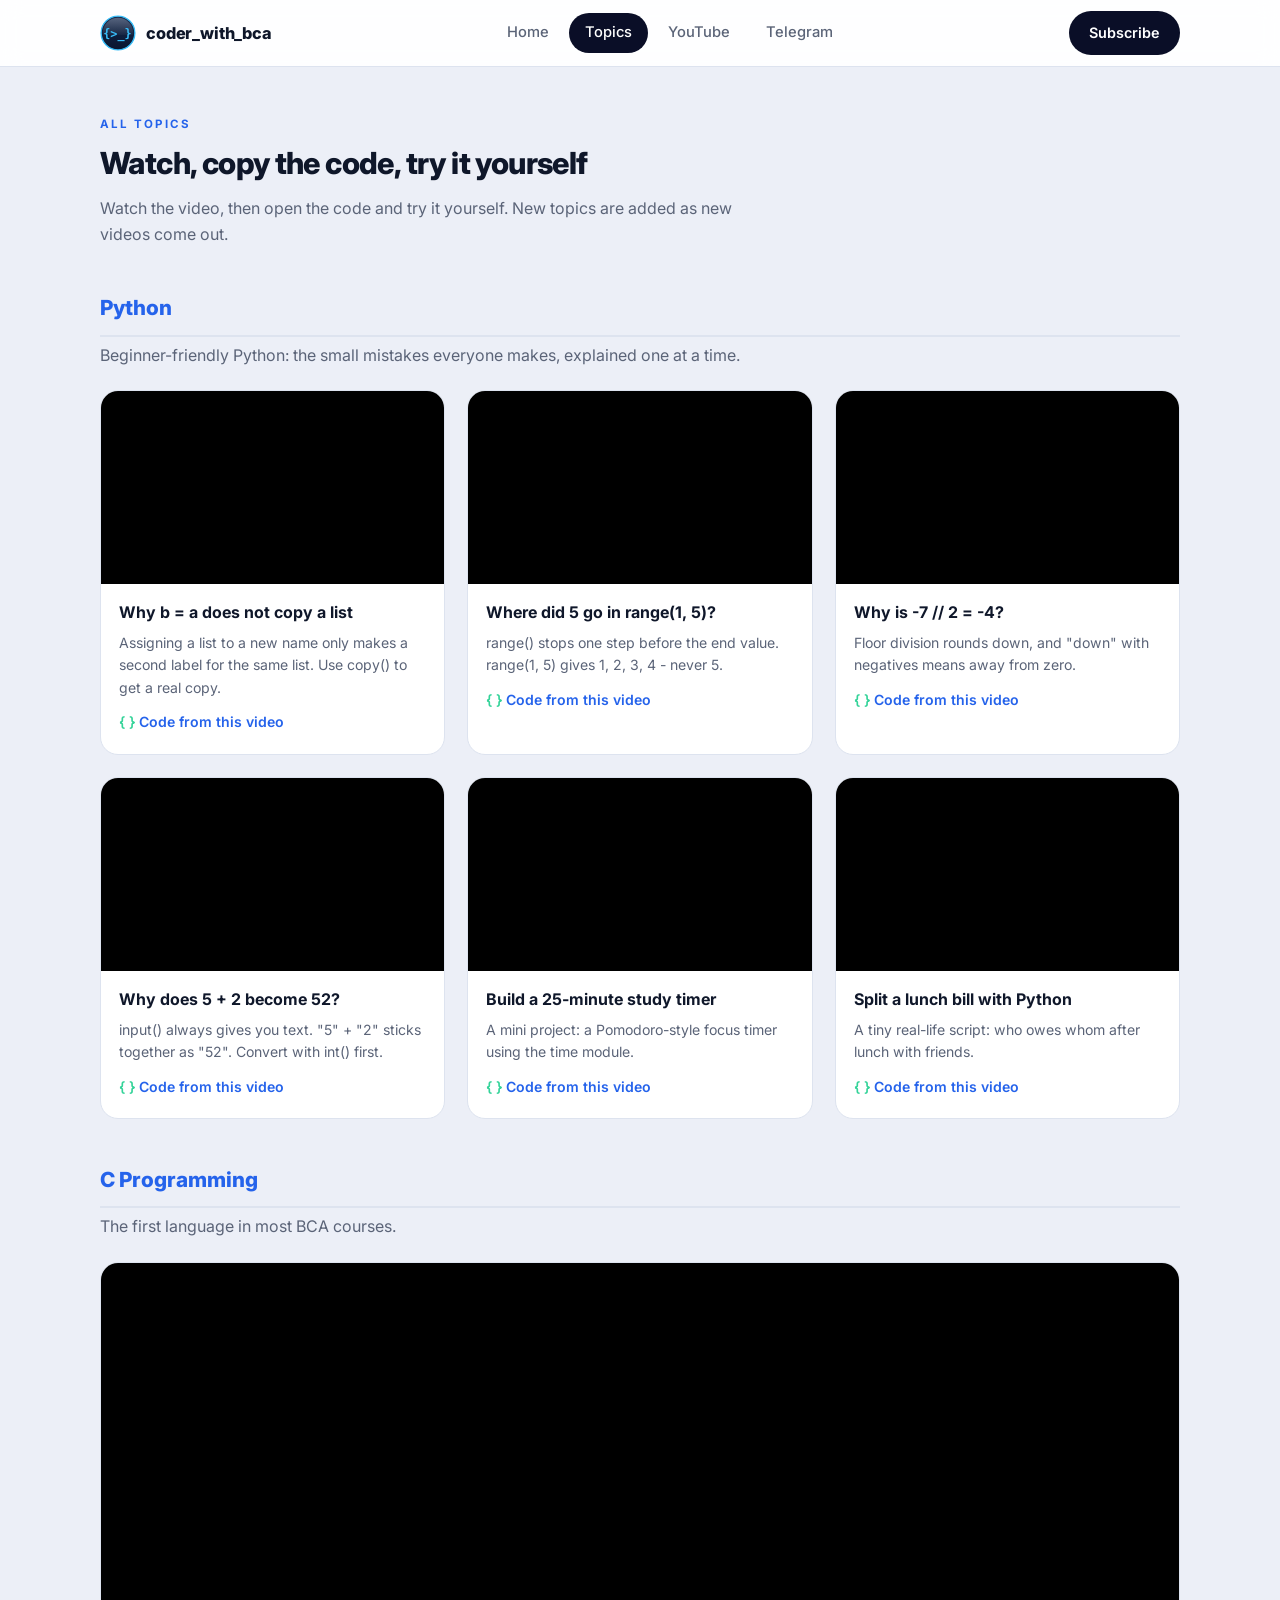
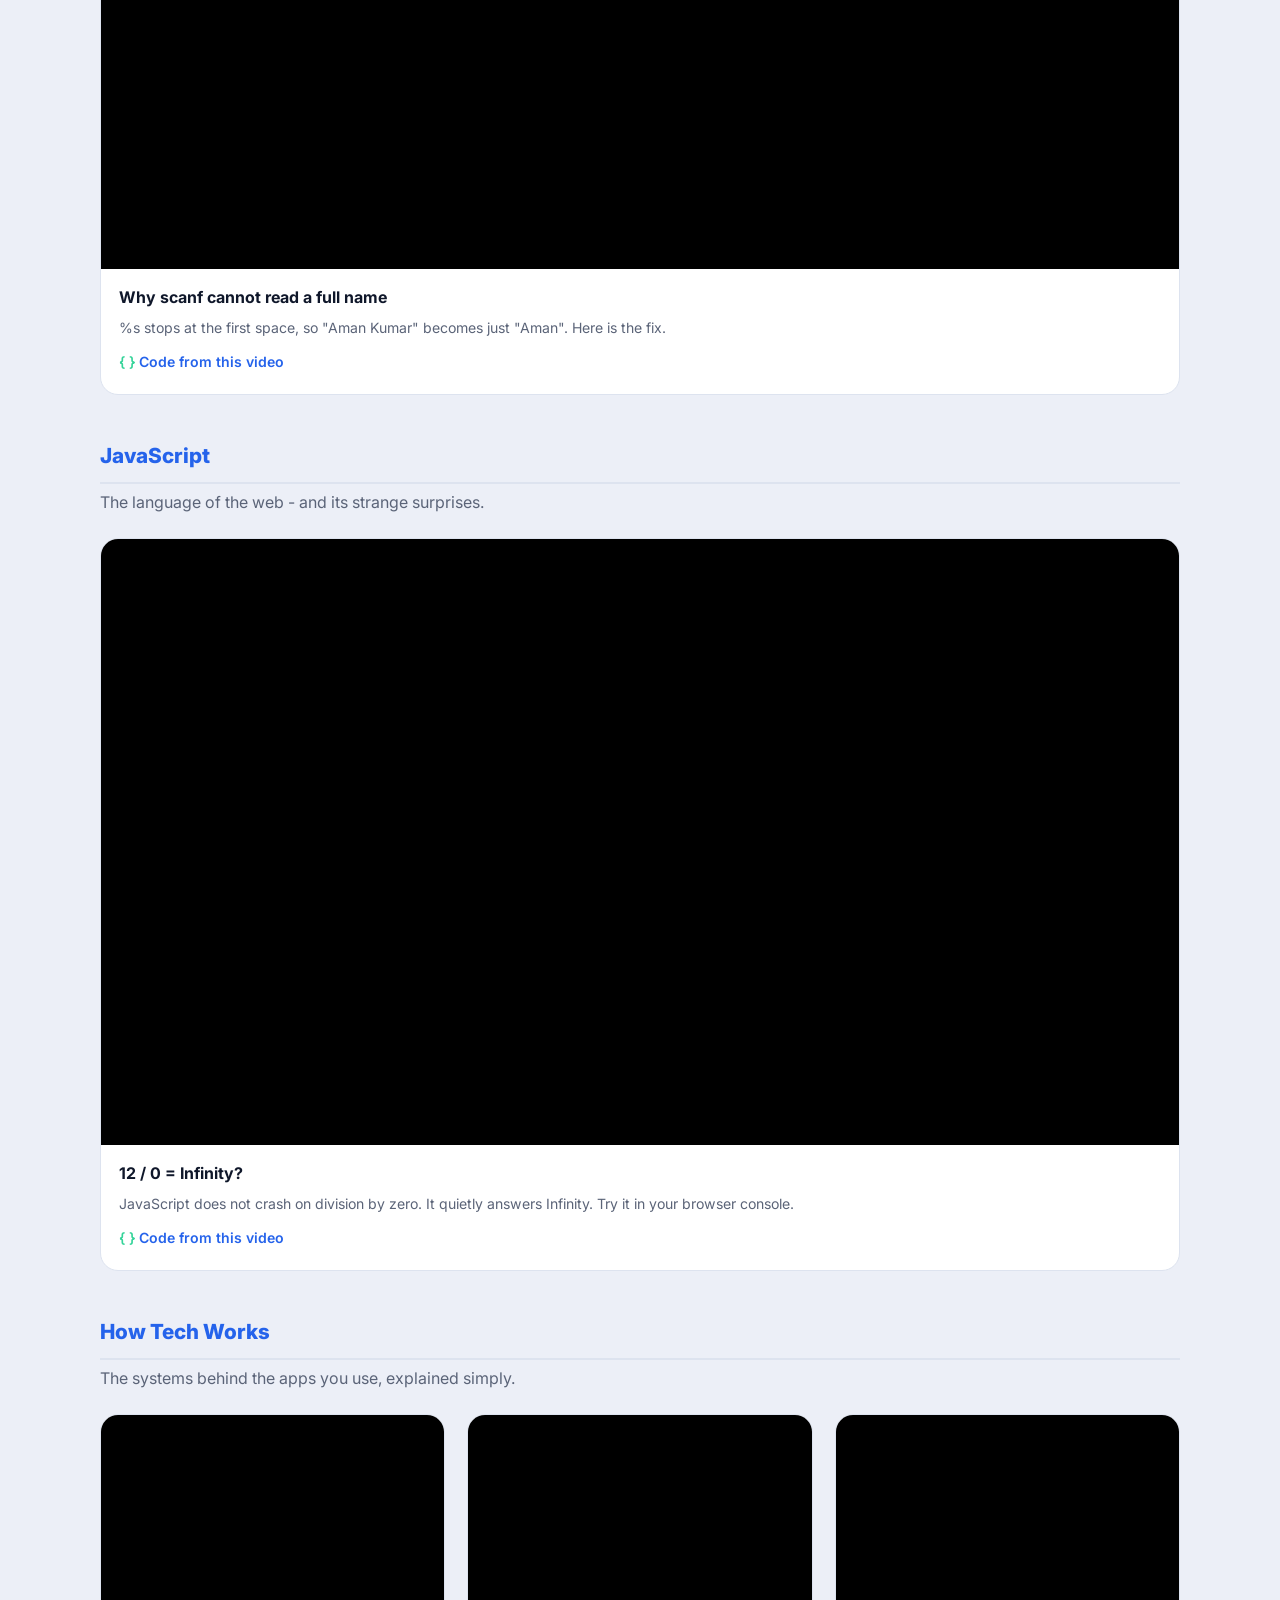
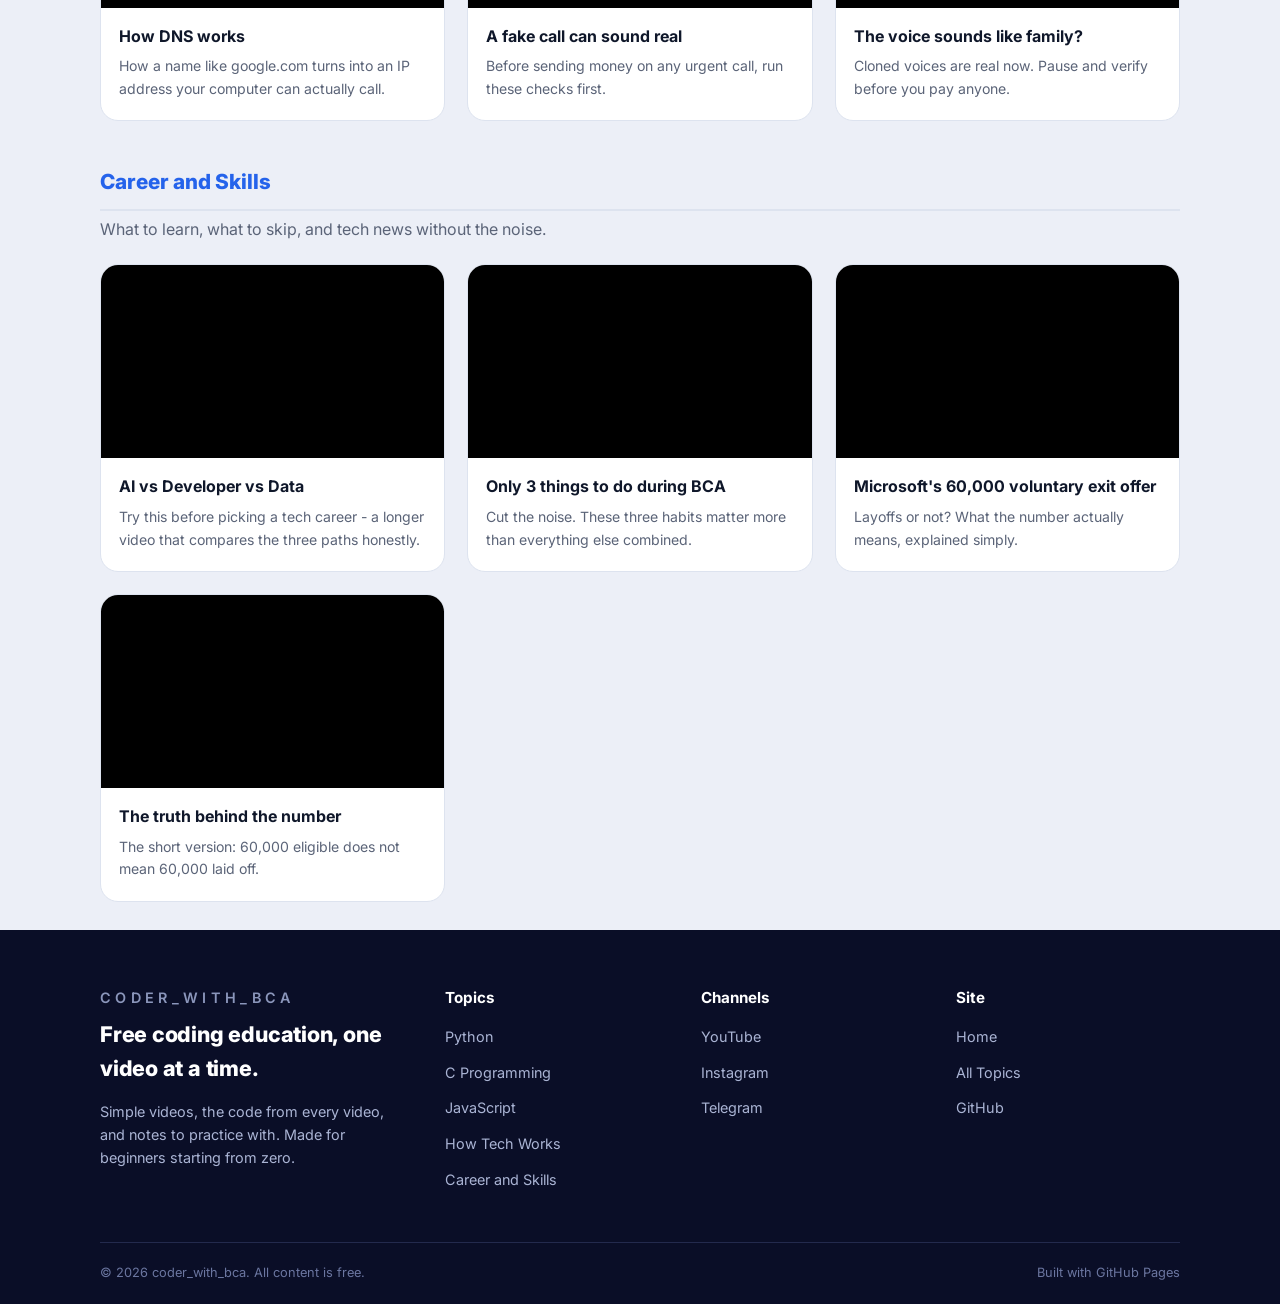
<file: topics.html>
<!DOCTYPE html>
<html lang="en">
<head>
<meta charset="UTF-8">
<meta name="viewport" content="width=device-width, initial-scale=1.0">
<title>Topics — coder_with_bca</title>
<meta name="description" content="Free coding topics from coder_with_bca: Python, C, JavaScript, how tech works and career skills. Each video comes with its code and notes.">
<link rel="canonical" href="https://coder-with-bca.github.io/topics.html">
<meta name="robots" content="index, follow">
<meta property="og:type" content="website">
<meta property="og:site_name" content="coder_with_bca">
<meta property="og:title" content="Topics — coder_with_bca">
<meta property="og:description" content="Free coding topics from coder_with_bca: Python, C, JavaScript, how tech works and career skills. Each video comes with its code and notes.">
<meta property="og:url" content="https://coder-with-bca.github.io/topics.html">
<meta property="og:image" content="https://github.com/coder-with-bca.png?size=630">
<meta name="twitter:card" content="summary">
<meta name="twitter:title" content="Topics — coder_with_bca">
<meta name="twitter:description" content="Free coding topics from coder_with_bca: Python, C, JavaScript, how tech works and career skills. Each video comes with its code and notes.">
<meta name="twitter:image" content="https://github.com/coder-with-bca.png?size=630">
<link rel="icon" type="image/svg+xml" href="favicon.svg">
<link rel="icon" type="image/png" sizes="32x32" href="favicon-32.png">
<link rel="apple-touch-icon" href="apple-touch-icon.png">
<link rel="preconnect" href="https://fonts.googleapis.com">
<link rel="preconnect" href="https://fonts.gstatic.com" crossorigin>
<link rel="preconnect" href="https://www.youtube-nocookie.com">
<link rel="stylesheet" href="https://fonts.googleapis.com/css2?family=Inter:wght@400;500;600;700;800&display=swap">
<link rel="stylesheet" href="style.css">
</head>
<body>
<a class="skip-link" href="#main">Skip to content</a>
<header class="site-header">
  <nav class="wrap nav" aria-label="Main navigation">
    <a class="brand" href="index.html">
      <img src="favicon.svg" width="36" height="36" alt="" aria-hidden="true">
      <span>coder_with_bca</span>
    </a>
    <ul class="nav-links">
      <li><a href="index.html">Home</a></li>
      <li><a href="topics.html" aria-current="page">Topics</a></li>
      <li class="nav-extra"><a href="https://www.youtube.com/@coder_with_bca">YouTube</a></li>
      <li class="nav-extra"><a href="https://t.me/coder_with_bca">Telegram</a></li>
    </ul>
    <a class="nav-cta" href="https://www.youtube.com/@coder_with_bca">Subscribe</a>
  </nav>
</header>

<main id="main">
<section class="page-head" aria-labelledby="topics-title">
  <div class="wrap">
    <p class="section-label">All topics</p>
    <h1 class="section-title" id="topics-title">Watch, copy the code, try it yourself</h1>
    <p class="section-sub">Watch the video, then open the code and try it yourself. New topics are added as new videos come out.</p>

    <div class="topic-block" id="python">
      <h2><em>Python</em></h2>
      <p>Beginner-friendly Python: the small mistakes everyone makes, explained one at a time.</p>
      <div class="video-grid">

        <div class="video-card" id="v-list-copy">
          <div class="video-frame"><iframe src="https://www.youtube-nocookie.com/embed/GtCr4eMXowQ" title="Python list copy() explained" loading="lazy" allowfullscreen></iframe></div>
          <div class="video-body">
            <h3>Why b = a does not copy a list</h3>
            <p>Assigning a list to a new name only makes a second label for the same list. Use copy() to get a real copy.</p>
            <details>
              <summary>Code from this video</summary>
              <pre><span class="comment"># b = a does NOT copy the list</span>
a = [1, 2, 3]
b = a          <span class="comment"># b is just another name for the same list</span>
b.append(4)
print(a)       <span class="comment"># [1, 2, 3, 4]  - a changed too!</span>

<span class="comment"># the right way</span>
b = a.copy()   <span class="comment"># a real, separate copy</span>
b.append(5)
print(a)       <span class="comment"># [1, 2, 3, 4]  - a is safe now</span></pre>
            </details>
          </div>
        </div>

        <div class="video-card" id="v-range">
          <div class="video-frame"><iframe src="https://www.youtube-nocookie.com/embed/7pc-1mPpZMU" title="Python range() explained" loading="lazy" allowfullscreen></iframe></div>
          <div class="video-body">
            <h3>Where did 5 go in range(1, 5)?</h3>
            <p>range() stops one step before the end value. range(1, 5) gives 1, 2, 3, 4 - never 5.</p>
            <details>
              <summary>Code from this video</summary>
              <pre>print(list(range(1, 5)))   <span class="comment"># [1, 2, 3, 4]</span>
print(list(range(5)))      <span class="comment"># [0, 1, 2, 3, 4]</span>

<span class="comment"># want 1 to 5? go one past it</span>
for i in range(1, 6):
    print(i)               <span class="comment"># 1 2 3 4 5</span></pre>
            </details>
          </div>
        </div>

        <div class="video-card" id="v-floor-division">
          <div class="video-frame"><iframe src="https://www.youtube-nocookie.com/embed/4aH6etVYH8Y" title="Python floor division explained" loading="lazy" allowfullscreen></iframe></div>
          <div class="video-body">
            <h3>Why is -7 // 2 = -4?</h3>
            <p>Floor division rounds down, and "down" with negatives means away from zero.</p>
            <details>
              <summary>Code from this video</summary>
              <pre>print(7 / 2)    <span class="comment"># 3.5   (normal division)</span>
print(7 // 2)   <span class="comment"># 3     (floor division rounds down)</span>

print(-7 // 2)  <span class="comment"># -4, not -3</span>
<span class="comment"># -3.5 rounded DOWN is -4</span></pre>
            </details>
          </div>
        </div>

        <div class="video-card" id="v-input-int">
          <div class="video-frame"><iframe src="https://www.youtube-nocookie.com/embed/2miMjxaeYG4" title="Python input() vs int()" loading="lazy" allowfullscreen></iframe></div>
          <div class="video-body">
            <h3>Why does 5 + 2 become 52?</h3>
            <p>input() always gives you text. "5" + "2" sticks together as "52". Convert with int() first.</p>
            <details>
              <summary>Code from this video</summary>
              <pre>a = input("First number: ")   <span class="comment"># "5" - text, not a number</span>
b = input("Second number: ")  <span class="comment"># "2"</span>
print(a + b)                  <span class="comment"># 52  (text joined)</span>

a = int(input("First number: "))
b = int(input("Second number: "))
print(a + b)                  <span class="comment"># 7   (real addition)</span></pre>
            </details>
          </div>
        </div>

        <div class="video-card" id="v-study-timer">
          <div class="video-frame"><iframe src="https://www.youtube-nocookie.com/embed/-CYIBrzFLzc" title="Build a 25-minute study timer in Python" loading="lazy" allowfullscreen></iframe></div>
          <div class="video-body">
            <h3>Build a 25-minute study timer</h3>
            <p>A mini project: a Pomodoro-style focus timer using the time module.</p>
            <details>
              <summary>Code from this video</summary>
              <pre>import time

minutes = 25
print("Study time! Focus for", minutes, "minutes.")
time.sleep(minutes * 60)
print("Time's up - take a 5 minute break!")</pre>
            </details>
          </div>
        </div>

        <div class="video-card" id="v-lunch-bill">
          <div class="video-frame"><iframe src="https://www.youtube-nocookie.com/embed/Vi-BCDjjczg" title="Split a lunch bill with Python" loading="lazy" allowfullscreen></iframe></div>
          <div class="video-body">
            <h3>Split a lunch bill with Python</h3>
            <p>A tiny real-life script: who owes whom after lunch with friends.</p>
            <details>
              <summary>Code from this video</summary>
              <pre>bill = 450
friends = 3
share = bill / friends
print("Each person pays:", share)        <span class="comment"># 150.0</span>

<span class="comment"># round to whole rupees</span>
print("Rounded:", round(share))</pre>
            </details>
          </div>
        </div>

      </div>
    </div>

    <div class="topic-block" id="c">
      <h2><em>C Programming</em></h2>
      <p>The first language in most BCA courses.</p>
      <div class="video-grid">

        <div class="video-card" id="v-scanf-name">
          <div class="video-frame"><iframe src="https://www.youtube-nocookie.com/embed/1Sl83wX2pcc" title="C scanf %s explained" loading="lazy" allowfullscreen></iframe></div>
          <div class="video-body">
            <h3>Why scanf cannot read a full name</h3>
            <p>%s stops at the first space, so "Aman Kumar" becomes just "Aman". Here is the fix.</p>
            <details>
              <summary>Code from this video</summary>
              <pre>#include &lt;stdio.h&gt;

int main() {
    char name[50];

    <span class="comment">// stops at the first space</span>
    scanf("%s", name);

    <span class="comment">// reads the whole line, spaces included</span>
    scanf(" %49[^\n]", name);

    printf("%s", name);
    return 0;
}</pre>
            </details>
          </div>
        </div>

      </div>
    </div>

    <div class="topic-block" id="javascript">
      <h2><em>JavaScript</em></h2>
      <p>The language of the web - and its strange surprises.</p>
      <div class="video-grid">

        <div class="video-card" id="v-divide-zero">
          <div class="video-frame"><iframe src="https://www.youtube-nocookie.com/embed/0t7p6usIn7c" title="JavaScript 12 divided by 0" loading="lazy" allowfullscreen></iframe></div>
          <div class="video-body">
            <h3>12 / 0 = Infinity?</h3>
            <p>JavaScript does not crash on division by zero. It quietly answers Infinity. Try it in your browser console.</p>
            <details>
              <summary>Code from this video</summary>
              <pre>console.log(12 / 0);   <span class="comment">// Infinity</span>
console.log(-12 / 0);  <span class="comment">// -Infinity</span>
console.log(0 / 0);    <span class="comment">// NaN (not a number)</span></pre>
            </details>
          </div>
        </div>

      </div>
    </div>

    <div class="topic-block" id="howtech">
      <h2><em>How Tech Works</em></h2>
      <p>The systems behind the apps you use, explained simply.</p>
      <div class="video-grid">

        <div class="video-card" id="v-dns">
          <div class="video-frame"><iframe src="https://www.youtube-nocookie.com/embed/p1jJIlfB8vg" title="How DNS works" loading="lazy" allowfullscreen></iframe></div>
          <div class="video-body">
            <h3>How DNS works</h3>
            <p>How a name like google.com turns into an IP address your computer can actually call.</p>
          </div>
        </div>

        <div class="video-card" id="v-fake-call">
          <div class="video-frame"><iframe src="https://www.youtube-nocookie.com/embed/Z_q02nFkibk" title="Fake call scam awareness" loading="lazy" allowfullscreen></iframe></div>
          <div class="video-body">
            <h3>A fake call can sound real</h3>
            <p>Before sending money on any urgent call, run these checks first.</p>
          </div>
        </div>

        <div class="video-card" id="v-voice-clone">
          <div class="video-frame"><iframe src="https://www.youtube-nocookie.com/embed/IAZyT_fVUv4" title="Voice cloning scam awareness" loading="lazy" allowfullscreen></iframe></div>
          <div class="video-body">
            <h3>The voice sounds like family?</h3>
            <p>Cloned voices are real now. Pause and verify before you pay anyone.</p>
          </div>
        </div>

      </div>
    </div>

    <div class="topic-block" id="career">
      <h2><em>Career and Skills</em></h2>
      <p>What to learn, what to skip, and tech news without the noise.</p>
      <div class="video-grid">

        <div class="video-card" id="v-career-paths">
          <div class="video-frame"><iframe src="https://www.youtube-nocookie.com/embed/sfrwdNUpFQI" title="AI vs Developer vs Data career" loading="lazy" allowfullscreen></iframe></div>
          <div class="video-body">
            <h3>AI vs Developer vs Data</h3>
            <p>Try this before picking a tech career - a longer video that compares the three paths honestly.</p>
          </div>
        </div>

        <div class="video-card" id="v-bca-three-things">
          <div class="video-frame"><iframe src="https://www.youtube-nocookie.com/embed/NJ4ZGADvSpo" title="Three things to do during BCA" loading="lazy" allowfullscreen></iframe></div>
          <div class="video-body">
            <h3>Only 3 things to do during BCA</h3>
            <p>Cut the noise. These three habits matter more than everything else combined.</p>
          </div>
        </div>

        <div class="video-card" id="v-microsoft-exit">
          <div class="video-frame"><iframe src="https://www.youtube-nocookie.com/embed/oe8d6BBVMAI" title="Microsoft voluntary exit explained" loading="lazy" allowfullscreen></iframe></div>
          <div class="video-body">
            <h3>Microsoft's 60,000 voluntary exit offer</h3>
            <p>Layoffs or not? What the number actually means, explained simply.</p>
          </div>
        </div>

        <div class="video-card" id="v-microsoft-number">
          <div class="video-frame"><iframe src="https://www.youtube-nocookie.com/embed/5vMwwuW-GVY" title="Microsoft numbers explained short" loading="lazy" allowfullscreen></iframe></div>
          <div class="video-body">
            <h3>The truth behind the number</h3>
            <p>The short version: 60,000 eligible does not mean 60,000 laid off.</p>
          </div>
        </div>

      </div>
    </div>

  </div>
</section>
</main>

<footer class="site-footer">
  <div class="wrap">
    <div class="footer-grid">
      <div>
        <p class="brand-caps">CODER_WITH_BCA</p>
        <h2>Free coding education, one video at a time.</h2>
        <p>Simple videos, the code from every video, and notes to practice with. Made for beginners starting from zero.</p>
      </div>
      <div>
        <h3>Topics</h3>
        <ul>
          <li><a href="topics.html#python">Python</a></li>
          <li><a href="topics.html#c">C Programming</a></li>
          <li><a href="topics.html#javascript">JavaScript</a></li>
          <li><a href="topics.html#howtech">How Tech Works</a></li>
          <li><a href="topics.html#career">Career and Skills</a></li>
        </ul>
      </div>
      <div>
        <h3>Channels</h3>
        <ul>
          <li class="nav-extra"><a href="https://www.youtube.com/@coder_with_bca">YouTube</a></li>
          <li><a href="https://www.instagram.com/coder_with_bca">Instagram</a></li>
          <li class="nav-extra"><a href="https://t.me/coder_with_bca">Telegram</a></li>
        </ul>
      </div>
      <div>
        <h3>Site</h3>
        <ul>
          <li><a href="index.html">Home</a></li>
          <li><a href="topics.html">All Topics</a></li>
          <li><a href="https://github.com/coder-with-bca">GitHub</a></li>
        </ul>
      </div>
    </div>
    <div class="footer-bar">
      <span>&copy; 2026 coder_with_bca. All content is free.</span>
      <span>Built with GitHub Pages</span>
    </div>
  </div>
</footer>

<nav class="bottom-bar" aria-label="Quick actions">
  <a href="index.html"><svg viewBox="0 0 24 24" fill="none" stroke="currentColor" stroke-linecap="round" stroke-linejoin="round" aria-hidden="true"><path d="M3 11l9-8 9 8"/><path d="M5 9.5V21h14V9.5"/></svg><span>Home</span></a>
  <a href="topics.html" aria-current="page"><svg viewBox="0 0 24 24" fill="none" stroke="currentColor" stroke-linecap="round" stroke-linejoin="round" aria-hidden="true"><line x1="4" y1="7" x2="20" y2="7"/><line x1="4" y1="12" x2="20" y2="12"/><line x1="4" y1="17" x2="14" y2="17"/></svg><span>Topics</span></a>
  <button type="button" id="search-open"><svg viewBox="0 0 24 24" fill="none" stroke="currentColor" stroke-linecap="round" stroke-linejoin="round" aria-hidden="true"><circle cx="11" cy="11" r="7"/><line x1="16.5" y1="16.5" x2="21" y2="21"/></svg><span>Search</span></button>
  <button type="button" id="share-btn"><svg viewBox="0 0 24 24" fill="none" stroke="currentColor" stroke-linecap="round" stroke-linejoin="round" aria-hidden="true"><circle cx="6" cy="12" r="2.6"/><circle cx="17" cy="6" r="2.6"/><circle cx="17" cy="18" r="2.6"/><line x1="8.3" y1="10.8" x2="14.7" y2="7.4"/><line x1="8.3" y1="13.2" x2="14.7" y2="16.6"/></svg><span>Share</span></button>
</nav>

<div class="search-overlay" id="search-overlay" hidden>
  <div class="search-panel" role="dialog" aria-modal="true" aria-label="Search videos">
    <div class="search-box">
      <svg viewBox="0 0 24 24" fill="none" stroke="currentColor" stroke-linecap="round" stroke-linejoin="round" aria-hidden="true"><circle cx="11" cy="11" r="7"/><line x1="16.5" y1="16.5" x2="21" y2="21"/></svg>
      <input id="search-input" type="search" placeholder="Search videos, e.g. python list" aria-label="Search videos" autocomplete="off">
      <button type="button" id="search-close">Close</button>
    </div>
    <ul id="search-results"></ul>
  </div>
</div>
<div class="toast" id="toast" role="status" aria-live="polite"></div>
<script src="app.js" defer></script>
</body>
</html>
</file>
<file: style.css>
/* coder_with_bca — v2
   Layout language: light page, white pill nav, dark navy rounded feature panels.
   All code original. */

:root {
  --page: #eceff7;
  --ink: #0f172a;
  --muted: #5b6478;
  --navy: #0a0e27;
  --navy-2: #111737;
  --navy-border: #232a4d;
  --blue: #2563eb;
  --blue-dark: #1d4ed8;
  --sky: #38bdf8;
  --mint: #34d399;
  --amber: #fbbf24;
  --white: #ffffff;
  --line: #dde3ef;
  --radius-lg: 28px;
  --radius-md: 18px;
  --wrap: 1120px;
}

* { margin: 0; padding: 0; box-sizing: border-box; }

html { scroll-behavior: smooth; }

body {
  background: var(--page);
  color: var(--ink);
  font-family: "Inter", "Segoe UI", system-ui, -apple-system, Roboto, sans-serif;
  line-height: 1.6;
  -webkit-font-smoothing: antialiased;
}

a { color: var(--blue); text-decoration: none; }
a:hover { text-decoration: underline; }

:focus-visible {
  outline: 2px solid var(--blue);
  outline-offset: 3px;
  border-radius: 6px;
}

.wrap { max-width: var(--wrap); margin: 0 auto; padding: 0 20px; }

.skip-link {
  position: absolute; left: 12px; top: -48px;
  background: var(--navy); color: #fff;
  padding: 8px 14px; border-radius: 8px; font-weight: 600;
  transition: top 0.15s ease; z-index: 100;
}
.skip-link:focus { top: 12px; text-decoration: none; }

/* ---------- Nav (white bar, pill links) ---------- */
.site-header {
  position: sticky; top: 0; z-index: 20;
  background: rgba(255, 255, 255, 0.94);
  backdrop-filter: blur(10px);
  -webkit-backdrop-filter: blur(10px);
  border-bottom: 1px solid var(--line);
}
.nav {
  display: flex; align-items: center; gap: 18px;
  min-height: 66px;
}
.brand {
  display: flex; align-items: center; gap: 10px;
  color: var(--ink); font-weight: 800; font-size: 1.02rem;
  letter-spacing: -0.01em; white-space: nowrap; flex-shrink: 0;
}
.brand:hover { text-decoration: none; }
.brand img { width: 36px; height: 36px; border-radius: 50%; display: block; }

.nav-links {
  display: flex; gap: 4px; margin: 0 auto;
  list-style: none;
  overflow-x: auto; white-space: nowrap;
  scrollbar-width: none;
  -webkit-overflow-scrolling: touch;
}
.nav-links::-webkit-scrollbar { display: none; }
.nav-links a {
  display: block; padding: 8px 16px; border-radius: 999px;
  color: var(--muted); font-size: 0.92rem; font-weight: 500;
}
.nav-links a:hover { color: var(--ink); text-decoration: none; background: #f1f4fa; }
.nav-links a[aria-current="page"] { background: var(--navy); color: #fff; }

.nav-cta {
  flex-shrink: 0;
  background: var(--navy); color: #fff;
  padding: 10px 20px; border-radius: 999px;
  font-weight: 600; font-size: 0.9rem;
}
.nav-cta:hover { background: var(--blue); text-decoration: none; }

/* ---------- Hero (dark rounded panel) ---------- */
.hero-panel {
  margin: 28px auto 0;
  background: linear-gradient(135deg, var(--navy) 0%, var(--navy-2) 100%);
  border-radius: var(--radius-lg);
  color: #e8ecf7;
  padding: 56px 48px;
  display: grid;
  grid-template-columns: 1.15fr 1fr;
  gap: 40px;
  align-items: center;
}

.pill-badge {
  display: inline-block;
  border: 1px solid var(--navy-border);
  background: rgba(255, 255, 255, 0.05);
  color: #c7d0ea;
  border-radius: 999px;
  padding: 7px 16px;
  font-size: 0.72rem; font-weight: 700;
  letter-spacing: 0.16em; text-transform: uppercase;
}
.brand-caps {
  margin-top: 26px;
  color: #8b96bb;
  font-size: 0.8rem; font-weight: 600;
  letter-spacing: 0.3em; text-transform: uppercase;
}
.hero-title {
  margin-top: 10px;
  font-size: 2.9rem; font-weight: 800;
  line-height: 1.12; letter-spacing: -0.02em;
  color: #fff;
}
.hero-title .grad {
  background: linear-gradient(90deg, var(--sky), var(--mint) 55%, var(--amber));
  -webkit-background-clip: text;
  background-clip: text;
  color: transparent;
}
.hero-sub { margin-top: 18px; color: #aab4d4; font-size: 1.05rem; max-width: 480px; }

.chip-row { display: flex; flex-wrap: wrap; gap: 10px; margin-top: 22px; }
.chip {
  display: inline-flex; align-items: center; gap: 8px;
  border: 1px solid var(--navy-border);
  background: rgba(255, 255, 255, 0.04);
  color: #c7d0ea;
  border-radius: 999px; padding: 8px 16px;
  font-size: 0.85rem; font-weight: 500;
}
.chip::before { content: ""; width: 7px; height: 7px; border-radius: 50%; background: var(--mint); }

.cta-row { display: flex; flex-wrap: wrap; gap: 12px; margin-top: 26px; }
.btn {
  display: inline-flex; align-items: center; gap: 8px;
  padding: 13px 26px; border-radius: 12px;
  font-weight: 600; font-size: 0.98rem; border: 1px solid transparent;
  transition: transform 0.15s ease, background 0.15s ease, box-shadow 0.15s ease;
}
.btn:hover { text-decoration: none; transform: translateY(-1px); }
.btn-primary { background: var(--blue); color: #fff; }
.btn-primary:hover { background: var(--blue-dark); box-shadow: 0 8px 24px rgba(37, 99, 235, 0.4); }
.btn-ghost { border-color: var(--navy-border); color: #e8ecf7; background: rgba(255,255,255,0.04); }
.btn-ghost:hover { border-color: var(--sky); }

.stat-row { display: grid; grid-template-columns: repeat(3, 1fr); gap: 12px; margin-top: 30px; }
.stat-card {
  border: 1px solid var(--navy-border);
  background: rgba(255, 255, 255, 0.04);
  border-radius: var(--radius-md);
  padding: 14px 16px;
}
.stat-card b { display: block; font-size: 1.25rem; color: #fff; }
.stat-card span { font-size: 0.8rem; color: #8b96bb; }

/* Hero right: orbit panel */
.orbit-panel {
  border: 1px solid var(--navy-border);
  background: radial-gradient(400px 260px at 50% 45%, rgba(56, 189, 248, 0.12), transparent 70%);
  border-radius: var(--radius-md);
  padding: 34px 20px;
  text-align: center;
}
.orbit-panel img { width: 120px; height: 120px; border-radius: 50%; border: 3px solid var(--sky); }
.orbit-chips { display: flex; flex-wrap: wrap; gap: 8px; justify-content: center; margin-top: 22px; }
.orbit-chips span {
  border: 1px solid var(--navy-border);
  background: rgba(10, 14, 39, 0.7);
  color: var(--sky);
  border-radius: 8px; padding: 6px 12px;
  font-size: 0.75rem; font-weight: 700;
  letter-spacing: 0.08em; text-transform: uppercase;
  font-family: "Cascadia Code", Consolas, Menlo, monospace;
}

/* ---------- Sections on light bg ---------- */
.section { padding: 64px 0 8px; }
.section-label {
  color: var(--blue);
  font-size: 0.72rem; font-weight: 700;
  letter-spacing: 0.18em; text-transform: uppercase;
}
.section-title { font-size: 1.9rem; font-weight: 800; letter-spacing: -0.02em; margin-top: 6px; }
.section-sub { color: var(--muted); margin-top: 8px; max-width: 640px; }

/* Social / channel cards */
.channel-grid { display: grid; gap: 18px; grid-template-columns: repeat(auto-fit, minmax(240px, 1fr)); margin-top: 30px; }
.channel-card {
  display: block;
  background: var(--white);
  border: 1px solid var(--line);
  border-radius: var(--radius-md);
  padding: 24px;
  transition: transform 0.15s ease, box-shadow 0.15s ease;
}
.channel-card:hover { text-decoration: none; transform: translateY(-2px); box-shadow: 0 12px 30px rgba(15, 23, 42, 0.08); }
.channel-card .big { font-size: 1.5rem; font-weight: 800; color: var(--ink); }
.channel-card .label { color: var(--blue); font-size: 0.72rem; font-weight: 700; letter-spacing: 0.14em; text-transform: uppercase; margin-top: 2px; }
.channel-card p { color: var(--muted); font-size: 0.9rem; margin-top: 10px; }

/* Benefits: dark list cards */
.benefit-list { display: grid; gap: 14px; grid-template-columns: 1fr 1fr; margin-top: 30px; }
.benefit-card {
  display: flex; gap: 16px; align-items: flex-start;
  background: linear-gradient(135deg, var(--navy) 0%, var(--navy-2) 100%);
  border: 1px solid var(--navy-border);
  border-radius: var(--radius-md);
  padding: 22px;
}
.benefit-icon {
  flex-shrink: 0;
  width: 42px; height: 42px; border-radius: 12px;
  display: grid; place-items: center;
  background: rgba(56, 189, 248, 0.12);
  color: var(--sky); font-weight: 700; font-size: 1.05rem;
}
.benefit-card h3 { color: #fff; font-size: 1rem; }
.benefit-card p { color: #aab4d4; font-size: 0.88rem; margin-top: 4px; }

/* Topics as course-style white cards */
.topic-grid { display: grid; gap: 18px; grid-template-columns: repeat(auto-fit, minmax(260px, 1fr)); margin-top: 30px; }
.topic-card {
  display: flex; flex-direction: column;
  background: var(--white);
  border: 1px solid var(--line);
  border-radius: var(--radius-md);
  padding: 24px;
  transition: transform 0.15s ease, box-shadow 0.15s ease;
}
.topic-card:hover { text-decoration: none; transform: translateY(-2px); box-shadow: 0 12px 30px rgba(15, 23, 42, 0.08); }
.topic-tag {
  align-self: flex-start;
  color: var(--blue); background: #e8effe;
  font-size: 0.68rem; font-weight: 700;
  letter-spacing: 0.12em; text-transform: uppercase;
  border-radius: 6px; padding: 4px 10px;
}
.topic-card h3 { color: var(--ink); font-size: 1.15rem; margin-top: 12px; }
.topic-card p { color: var(--muted); font-size: 0.9rem; margin-top: 6px; flex: 1; }
.topic-meta {
  display: flex; justify-content: space-between; align-items: center;
  margin-top: 16px; padding-top: 14px;
  border-top: 1px solid var(--line);
  font-size: 0.82rem; color: var(--muted);
}
.topic-meta b { color: var(--ink); }
.topic-meta .go { color: var(--blue); font-weight: 600; }

/* Dark CTA banner */
.cta-banner {
  margin: 64px auto;
  background: linear-gradient(120deg, var(--blue-dark), var(--navy) 60%);
  border-radius: var(--radius-lg);
  padding: 44px 48px;
  display: flex; align-items: center; justify-content: space-between;
  gap: 24px; flex-wrap: wrap;
  color: #fff;
}
.cta-banner .section-label { color: #9fc2ff; }
.cta-banner h2 { font-size: 1.6rem; font-weight: 800; letter-spacing: -0.01em; margin-top: 6px; }
.cta-banner .btn { background: #fff; color: var(--navy); }
.cta-banner .btn:hover { box-shadow: 0 8px 24px rgba(0,0,0,0.3); }

/* ---------- Footer (dark) ---------- */
.site-footer {
  background: var(--navy);
  color: #aab4d4;
  margin-top: 20px;
}
.footer-grid {
  display: grid; gap: 32px;
  grid-template-columns: 1.4fr 1fr 1fr 1fr;
  padding: 56px 0 40px;
}
.footer-grid .brand-caps { margin-top: 0; color: #8b96bb; }
.footer-grid h2 { color: #fff; font-size: 1.35rem; font-weight: 800; letter-spacing: -0.01em; margin-top: 8px; }
.footer-grid > div > p { font-size: 0.9rem; margin-top: 14px; max-width: 300px; }
.footer-grid h3 { color: #fff; font-size: 0.95rem; margin-bottom: 14px; }
.footer-grid ul { list-style: none; }
.footer-grid li { margin-bottom: 10px; }
.footer-grid a { color: #aab4d4; font-size: 0.9rem; }
.footer-grid a:hover { color: var(--sky); text-decoration: none; }
.footer-bar {
  border-top: 1px solid var(--navy-border);
  padding: 20px 0;
  display: flex; justify-content: space-between; gap: 12px; flex-wrap: wrap;
  font-size: 0.8rem; color: #6b76a0;
}

/* ---------- Topics page: white video cards ---------- */
.page-head { padding: 48px 0 8px; }
.video-grid { display: grid; gap: 22px; grid-template-columns: repeat(auto-fit, minmax(300px, 1fr)); margin-top: 22px; }
.video-card {
  background: var(--white);
  border: 1px solid var(--line);
  border-radius: var(--radius-md);
  overflow: hidden;
}
.video-frame { position: relative; padding-top: 56.25%; background: #000; }
.video-frame iframe { position: absolute; inset: 0; width: 100%; height: 100%; border: 0; }
.video-body { padding: 16px 18px 20px; }
.video-body h3 { font-size: 1rem; color: var(--ink); }
.video-body p { color: var(--muted); font-size: 0.88rem; margin-top: 6px; }

details { margin-top: 12px; }
summary {
  cursor: pointer; color: var(--blue); font-weight: 600; font-size: 0.88rem;
  list-style: none;
}
summary::before { content: "{ } "; color: var(--mint); }
summary:hover { text-decoration: underline; }
pre {
  margin-top: 10px; background: var(--navy); border-radius: 10px; padding: 14px;
  overflow-x: auto;
  font-size: 0.82rem; line-height: 1.5;
  font-family: "Cascadia Code", Consolas, Menlo, monospace;
  color: #c9e4ff;
  tab-size: 4;
}
.comment { color: #7c8ab8; }

.topic-block { margin-top: 44px; }
.topic-block > h2 {
  font-size: 1.3rem; font-weight: 800;
  padding-bottom: 10px; border-bottom: 2px solid var(--line);
}
.topic-block > h2 em { color: var(--blue); font-style: normal; }
.topic-block > p { color: var(--muted); margin-top: 6px; }

/* ---------- 404 ---------- */
.notfound { text-align: center; padding: 90px 20px; }
.notfound .code { color: var(--blue); font-weight: 800; letter-spacing: 0.2em; font-size: 0.9rem; }
.notfound h1 { font-size: 2.2rem; font-weight: 800; letter-spacing: -0.02em; margin-top: 8px; }
.notfound p { color: var(--muted); max-width: 460px; margin: 12px auto 26px; }

/* ---------- Responsive ---------- */
@media (max-width: 900px) {
  .hero-panel { grid-template-columns: 1fr; padding: 40px 26px; }
  .hero-title { font-size: 2.1rem; }
  .benefit-list { grid-template-columns: 1fr; }
  .footer-grid { grid-template-columns: 1fr 1fr; }
}
@media (max-width: 560px) {
  .nav { gap: 10px; }
  .brand span { display: none; }
  .hero-panel { margin-top: 16px; padding: 32px 20px; }
  .stat-row { grid-template-columns: 1fr 1fr 1fr; gap: 8px; }
  .stat-card { padding: 10px; }
  .section { padding: 44px 0 4px; }
  .cta-banner { padding: 30px 24px; }
  .footer-grid { grid-template-columns: 1fr; }
  .video-grid { grid-template-columns: 1fr; }
}

@media (prefers-reduced-motion: reduce) {
  html { scroll-behavior: auto; }
  *, *::before, *::after { transition: none !important; }
}

/* ---------- Mobile quick-action bar (Instagram style) ---------- */
.bottom-bar {
  display: none;
  position: fixed; left: 0; right: 0; bottom: 0; z-index: 40;
  background: rgba(255, 255, 255, 0.97);
  backdrop-filter: blur(10px);
  -webkit-backdrop-filter: blur(10px);
  border-top: 1px solid var(--line);
  padding: 6px 8px calc(6px + env(safe-area-inset-bottom));
}
.bottom-bar a, .bottom-bar button {
  appearance: none; border: 0; background: none; cursor: pointer;
  display: flex; flex-direction: column; align-items: center; gap: 3px;
  padding: 6px 4px; border-radius: 10px;
  color: var(--muted); font-family: inherit;
  font-size: 0.66rem; font-weight: 600; letter-spacing: 0.02em;
}
.bottom-bar a:hover, .bottom-bar button:hover { text-decoration: none; color: var(--ink); }
.bottom-bar a:focus-visible, .bottom-bar button:focus-visible { outline: 2px solid var(--blue); outline-offset: 1px; }
.bottom-bar a[aria-current="page"] { color: var(--blue); }
.bottom-bar svg { width: 24px; height: 24px; stroke-width: 1.8; }

@media (max-width: 900px) {
  body { padding-bottom: 78px; }
  .bottom-bar { display: grid; grid-template-columns: repeat(4, 1fr); }
}

/* ---------- Search overlay ---------- */
body.search-open { overflow: hidden; }
.search-overlay {
  position: fixed; inset: 0; z-index: 60;
  background: rgba(10, 14, 39, 0.55);
  backdrop-filter: blur(4px);
  -webkit-backdrop-filter: blur(4px);
  padding: 12vh 16px 16px;
}
.search-overlay[hidden] { display: none; }
.search-panel {
  max-width: 560px; margin: 0 auto;
  background: var(--white);
  border-radius: var(--radius-md);
  box-shadow: 0 24px 60px rgba(10, 14, 39, 0.35);
  overflow: hidden;
  display: flex; flex-direction: column;
  max-height: 72vh;
}
.search-box {
  display: flex; align-items: center; gap: 10px;
  padding: 14px 16px;
  border-bottom: 1px solid var(--line);
}
.search-box svg { width: 20px; height: 20px; color: var(--muted); flex-shrink: 0; }
.search-box input {
  flex: 1; border: 0; outline: none;
  font: inherit; font-size: 1rem; color: var(--ink);
  background: none;
}
#search-close {
  appearance: none; border: 0; background: #f1f4fa; cursor: pointer;
  color: var(--muted); font: inherit; font-size: 0.82rem; font-weight: 600;
  border-radius: 8px; padding: 7px 12px;
}
#search-close:hover { color: var(--ink); }
#search-results {
  list-style: none; overflow-y: auto;
  -webkit-overflow-scrolling: touch;
}
#search-results a {
  display: flex; align-items: center; gap: 12px;
  padding: 13px 16px;
  border-bottom: 1px solid var(--line);
  color: var(--ink);
}
#search-results a:hover { background: #f6f8fc; text-decoration: none; }
.search-tag {
  flex-shrink: 0;
  color: var(--blue); background: #e8effe;
  font-size: 0.66rem; font-weight: 700;
  letter-spacing: 0.1em; text-transform: uppercase;
  border-radius: 6px; padding: 4px 8px;
  min-width: 74px; text-align: center;
}
.search-title { font-size: 0.92rem; font-weight: 500; }
.search-empty { padding: 22px 16px; color: var(--muted); font-size: 0.9rem; }

/* ---------- Toast ---------- */
.toast {
  position: fixed; left: 50%; bottom: 96px; z-index: 70;
  transform: translateX(-50%) translateY(12px);
  background: var(--navy); color: #e8ecf7;
  border: 1px solid var(--navy-border);
  border-radius: 999px;
  padding: 10px 20px;
  font-size: 0.85rem; font-weight: 500;
  opacity: 0; pointer-events: none;
  transition: opacity 0.2s ease, transform 0.2s ease;
  max-width: calc(100vw - 40px);
  text-align: center;
}
.toast.show { opacity: 1; transform: translateX(-50%) translateY(0); }
@media (min-width: 901px) { .toast { bottom: 32px; } }

/* ---------- Mobile top nav: never clip labels ---------- */
@media (max-width: 640px) {
  .nav-extra { display: none; }
  .nav-links { margin: 0; flex: 1; justify-content: flex-start; scroll-padding: 0 16px; }
}
</file>
